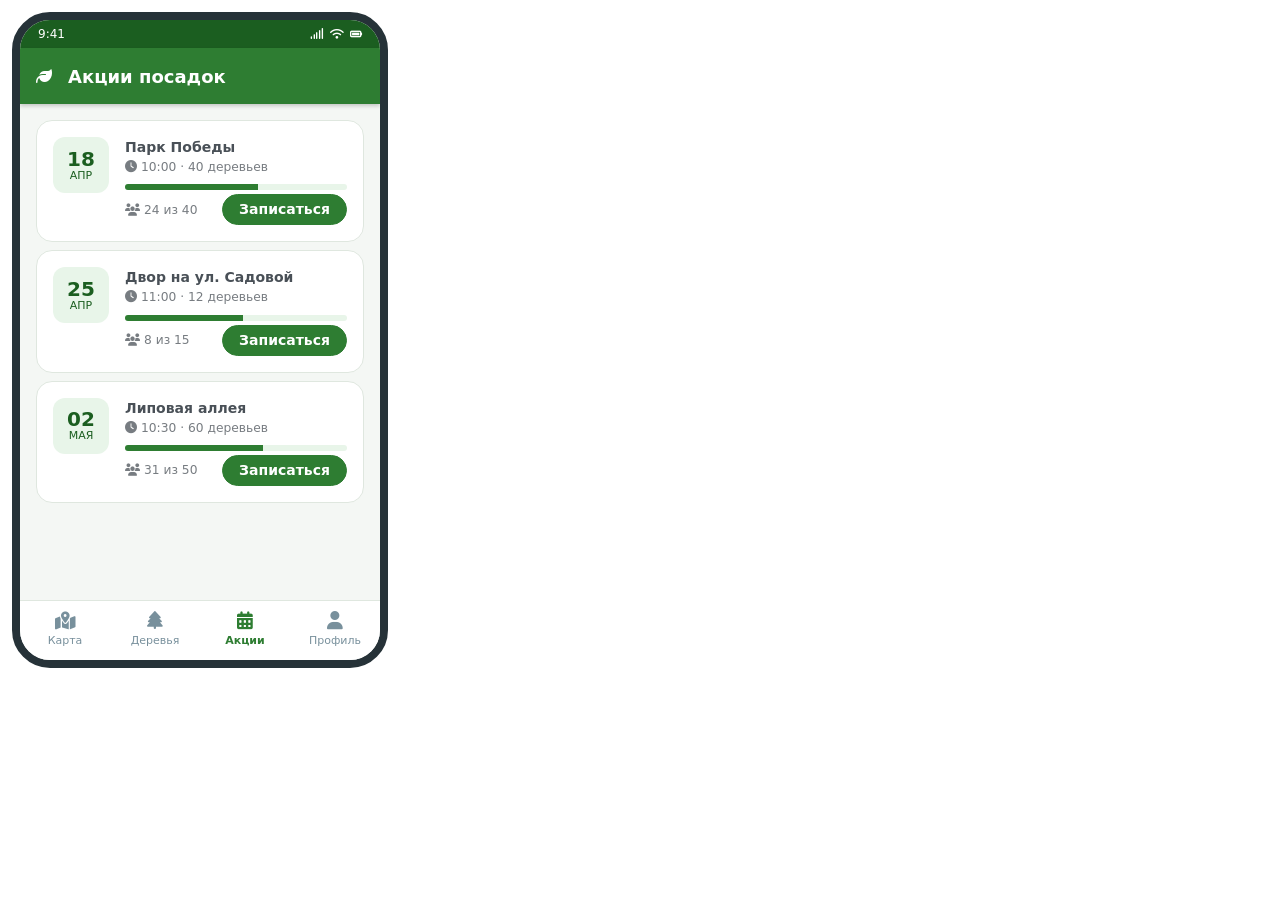
<file: design/actions.html>
<!DOCTYPE html>
<html lang="ru"><head><meta charset="utf-8">
<meta name="viewport" content="width=device-width, initial-scale=1">
<title>Акции</title>
<link rel="stylesheet" href="css/bootstrap.min.css">
<link rel="stylesheet" href="css/fontawesome.min.css">
<link rel="stylesheet" href="css/solid.min.css">
<link rel="stylesheet" href="theme.css">
</head><body style="background:#fff;padding:12px;display:inline-block">
<div class="phone" id="shot"><div class="status-bar"><span>9:41</span><span><i class="fa-solid fa-signal"></i><i class="fa-solid fa-wifi"></i><i class="fa-solid fa-battery-full"></i></span></div><div class="appbar"><i class="fa-solid fa-leaf"></i>Акции посадок</div><div class="screen"><div class="card mb-2"><div class="card-body p-3 d-flex">
  <div class="date-box me-3"><b>18</b><span>апр</span></div>
  <div class="flex-fill">
    <div class="fw-semibold">Парк Победы</div>
    <div class="text-muted small mb-2"><i class="fa-solid fa-clock me-1"></i>10:00 · 40 деревьев</div>
    <div class="progress mb-1" style="height:6px"><div class="progress-bar" style="width:60%"></div></div>
    <div class="d-flex justify-content-between align-items-center"><span class="small text-muted"><i class="fa-solid fa-users me-1"></i>24 из 40</span><button class="btn btn-sm btn-primary rounded-pill px-3">Записаться</button></div>
  </div></div></div><div class="card mb-2"><div class="card-body p-3 d-flex">
  <div class="date-box me-3"><b>25</b><span>апр</span></div>
  <div class="flex-fill">
    <div class="fw-semibold">Двор на ул. Садовой</div>
    <div class="text-muted small mb-2"><i class="fa-solid fa-clock me-1"></i>11:00 · 12 деревьев</div>
    <div class="progress mb-1" style="height:6px"><div class="progress-bar" style="width:53%"></div></div>
    <div class="d-flex justify-content-between align-items-center"><span class="small text-muted"><i class="fa-solid fa-users me-1"></i>8 из 15</span><button class="btn btn-sm btn-primary rounded-pill px-3">Записаться</button></div>
  </div></div></div><div class="card mb-2"><div class="card-body p-3 d-flex">
  <div class="date-box me-3"><b>02</b><span>мая</span></div>
  <div class="flex-fill">
    <div class="fw-semibold">Липовая аллея</div>
    <div class="text-muted small mb-2"><i class="fa-solid fa-clock me-1"></i>10:30 · 60 деревьев</div>
    <div class="progress mb-1" style="height:6px"><div class="progress-bar" style="width:62%"></div></div>
    <div class="d-flex justify-content-between align-items-center"><span class="small text-muted"><i class="fa-solid fa-users me-1"></i>31 из 50</span><button class="btn btn-sm btn-primary rounded-pill px-3">Записаться</button></div>
  </div></div></div></div><div class="bottom-nav"><div><i class="fa-solid fa-map-location-dot"></i>Карта</div><div><i class="fa-solid fa-tree"></i>Деревья</div><div class="active"><i class="fa-solid fa-calendar-days"></i>Акции</div><div><i class="fa-solid fa-user"></i>Профиль</div></div></div>
</body></html>
</file>
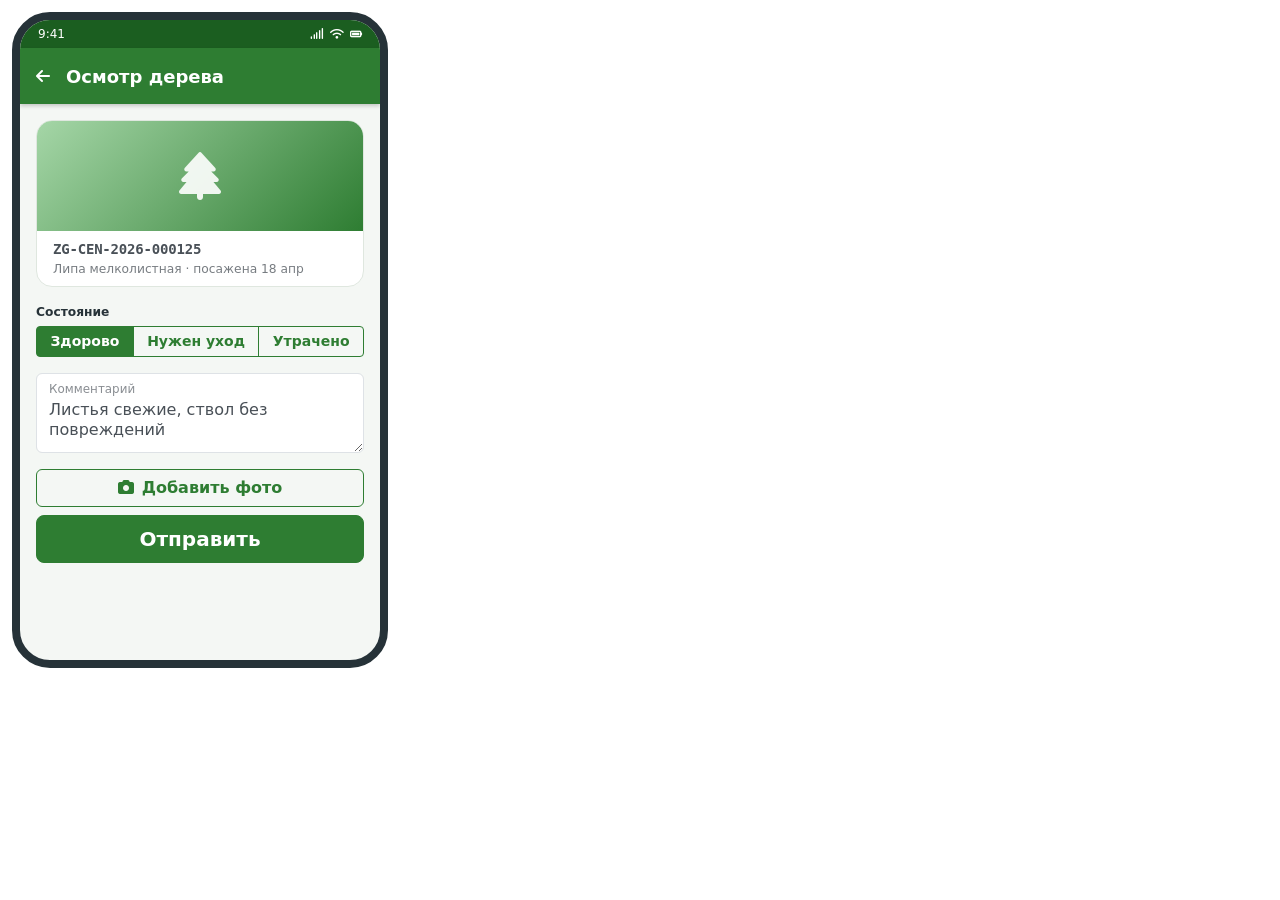
<file: design/care.html>
<!DOCTYPE html>
<html lang="ru"><head><meta charset="utf-8">
<meta name="viewport" content="width=device-width, initial-scale=1">
<title>Осмотр дерева</title>
<link rel="stylesheet" href="css/bootstrap.min.css">
<link rel="stylesheet" href="css/fontawesome.min.css">
<link rel="stylesheet" href="css/solid.min.css">
<link rel="stylesheet" href="theme.css">
</head><body style="background:#fff;padding:12px;display:inline-block">
<div class="phone" id="shot"><div class="status-bar"><span>9:41</span><span><i class="fa-solid fa-signal"></i><i class="fa-solid fa-wifi"></i><i class="fa-solid fa-battery-full"></i></span></div><div class="appbar"><i class="fa-solid fa-arrow-left"></i>Осмотр дерева</div><div class="screen">
<div class="card mb-3 overflow-hidden">
  <div class="photo"><i class="fa-solid fa-tree"></i></div>
  <div class="card-body py-2"><div class="mono fw-bold">ZG-CEN-2026-000125</div><div class="text-muted small">Липа мелколистная · посажена 18 апр</div></div>
</div>
<div class="small fw-semibold mb-1">Состояние</div>
<div class="btn-group w-100 mb-3" role="group">
  <input type="radio" class="btn-check" name="st" id="s1" checked><label class="btn btn-outline-primary btn-sm" for="s1">Здорово</label>
  <input type="radio" class="btn-check" name="st" id="s2"><label class="btn btn-outline-primary btn-sm" for="s2">Нужен уход</label>
  <input type="radio" class="btn-check" name="st" id="s3"><label class="btn btn-outline-primary btn-sm" for="s3">Утрачено</label>
</div>
<div class="form-floating mb-3"><textarea class="form-control" id="t" style="height:80px" placeholder="Комментарий">Листья свежие, ствол без повреждений</textarea><label for="t">Комментарий</label></div>
<button class="btn btn-outline-primary w-100 mb-2"><i class="fa-solid fa-camera me-2"></i>Добавить фото</button>
<button class="btn btn-primary btn-lg w-100">Отправить</button>
</div></div>
</body></html>
</file>
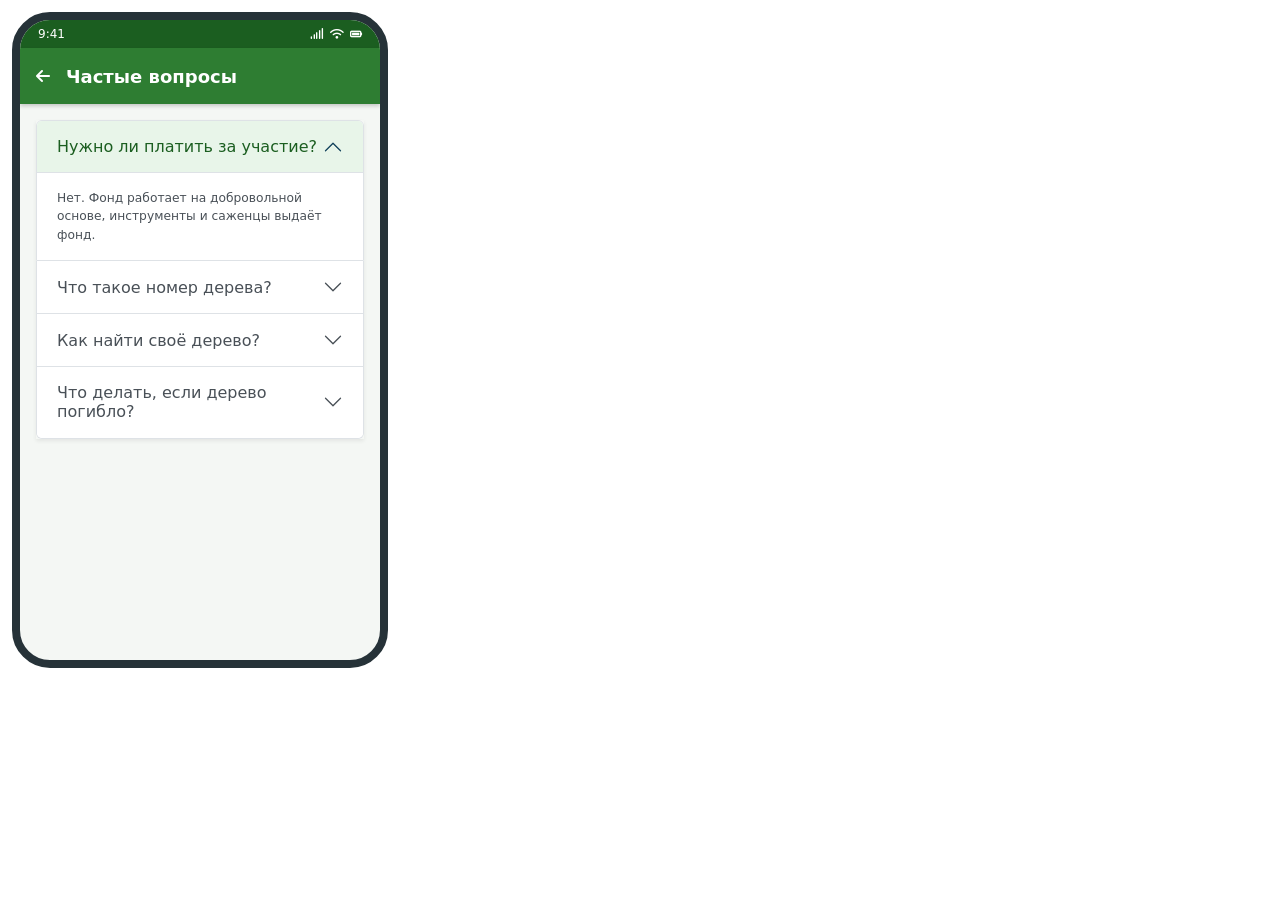
<file: design/faq.html>
<!DOCTYPE html>
<html lang="ru"><head><meta charset="utf-8">
<meta name="viewport" content="width=device-width, initial-scale=1">
<title>Частые вопросы</title>
<link rel="stylesheet" href="css/bootstrap.min.css">
<link rel="stylesheet" href="css/fontawesome.min.css">
<link rel="stylesheet" href="css/solid.min.css">
<link rel="stylesheet" href="theme.css">
</head><body style="background:#fff;padding:12px;display:inline-block">
<div class="phone" id="shot"><div class="status-bar"><span>9:41</span><span><i class="fa-solid fa-signal"></i><i class="fa-solid fa-wifi"></i><i class="fa-solid fa-battery-full"></i></span></div><div class="appbar"><i class="fa-solid fa-arrow-left"></i>Частые вопросы</div><div class="screen"><div class="accordion shadow-sm"><div class="accordion-item"><h2 class="accordion-header"><button class="accordion-button py-3" type="button">Нужно ли платить за участие?</button></h2>
<div class="accordion-collapse collapse show"><div class="accordion-body small">Нет. Фонд работает на добровольной основе, инструменты и саженцы выдаёт фонд.</div></div></div><div class="accordion-item"><h2 class="accordion-header"><button class="accordion-button collapsed py-3" type="button">Что такое номер дерева?</button></h2>
<div class="accordion-collapse collapse"><div class="accordion-body small">Уникальный код вида ZG-CEN-2026-000125, по которому дерево находится в реестре.</div></div></div><div class="accordion-item"><h2 class="accordion-header"><button class="accordion-button collapsed py-3" type="button">Как найти своё дерево?</button></h2>
<div class="accordion-collapse collapse"><div class="accordion-body small">Откройте «Мои деревья» в профиле или введите номер в реестре.</div></div></div><div class="accordion-item"><h2 class="accordion-header"><button class="accordion-button collapsed py-3" type="button">Что делать, если дерево погибло?</button></h2>
<div class="accordion-collapse collapse"><div class="accordion-body small">Отметьте состояние «Утрачено» в осмотре и приложите фото.</div></div></div></div></div></div>
</body></html>
</file>
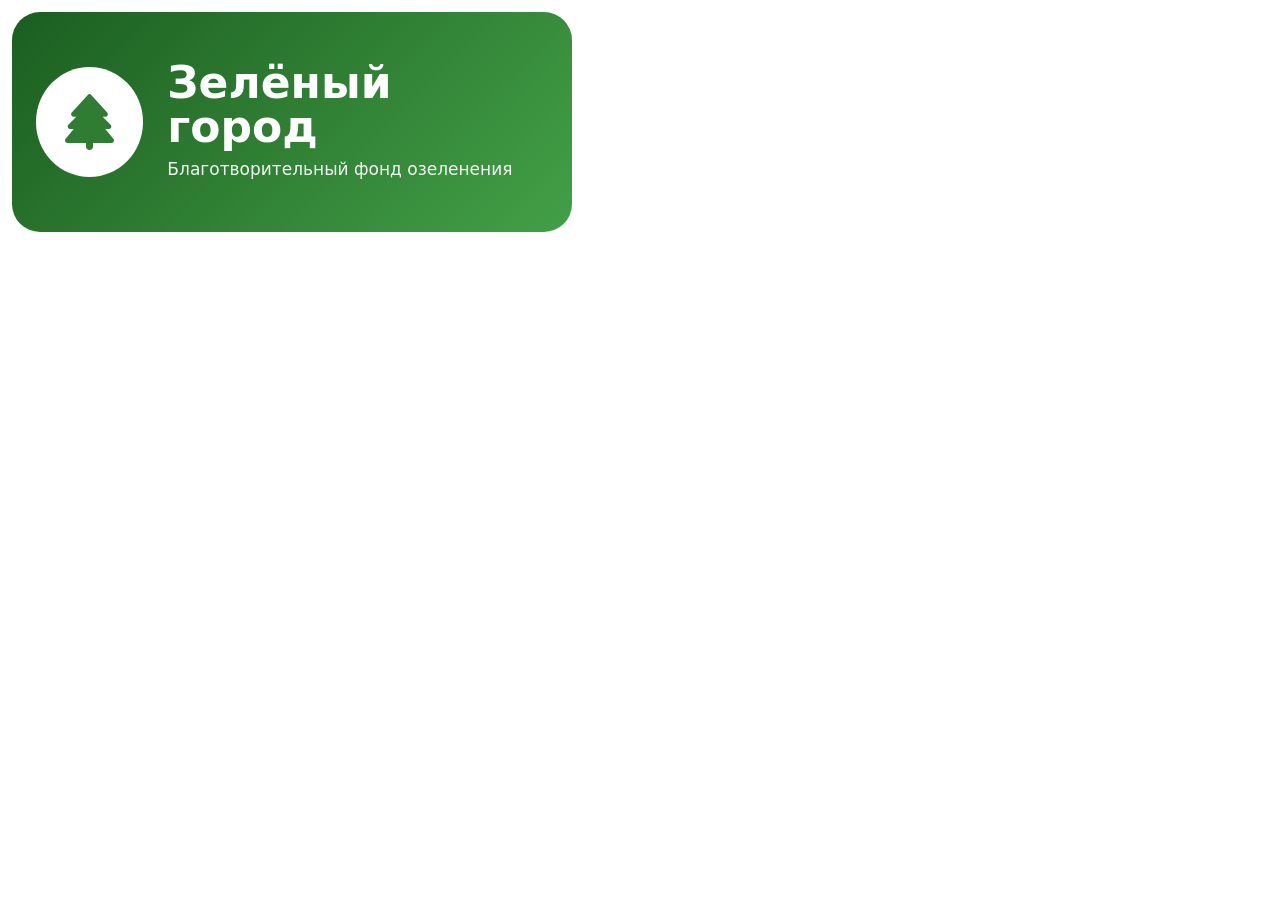
<file: design/logo.html>
<!DOCTYPE html>
<html lang="ru"><head><meta charset="utf-8">
<meta name="viewport" content="width=device-width, initial-scale=1">
<title>Логотип</title>
<link rel="stylesheet" href="css/bootstrap.min.css">
<link rel="stylesheet" href="css/fontawesome.min.css">
<link rel="stylesheet" href="css/solid.min.css">
<link rel="stylesheet" href="theme.css">
</head><body style="background:#fff;padding:12px;display:inline-block">

<div id="shot" class="d-flex align-items-center text-white px-4" style="width:560px;height:220px;border-radius:28px;background:linear-gradient(135deg,#1b5e20,#43a047)">
  <div class="d-flex align-items-center justify-content-center bg-white me-4" style="width:110px;height:110px;border-radius:50%;color:#2e7d32;font-size:56px"><i class="fa-solid fa-tree"></i></div>
  <div><div class="fw-bold lh-1" style="font-size:44px">Зелёный город</div>
  <div class="mt-2" style="font-size:17px;opacity:.95">Благотворительный фонд озеленения</div></div>
</div>
</body></html>
</file>
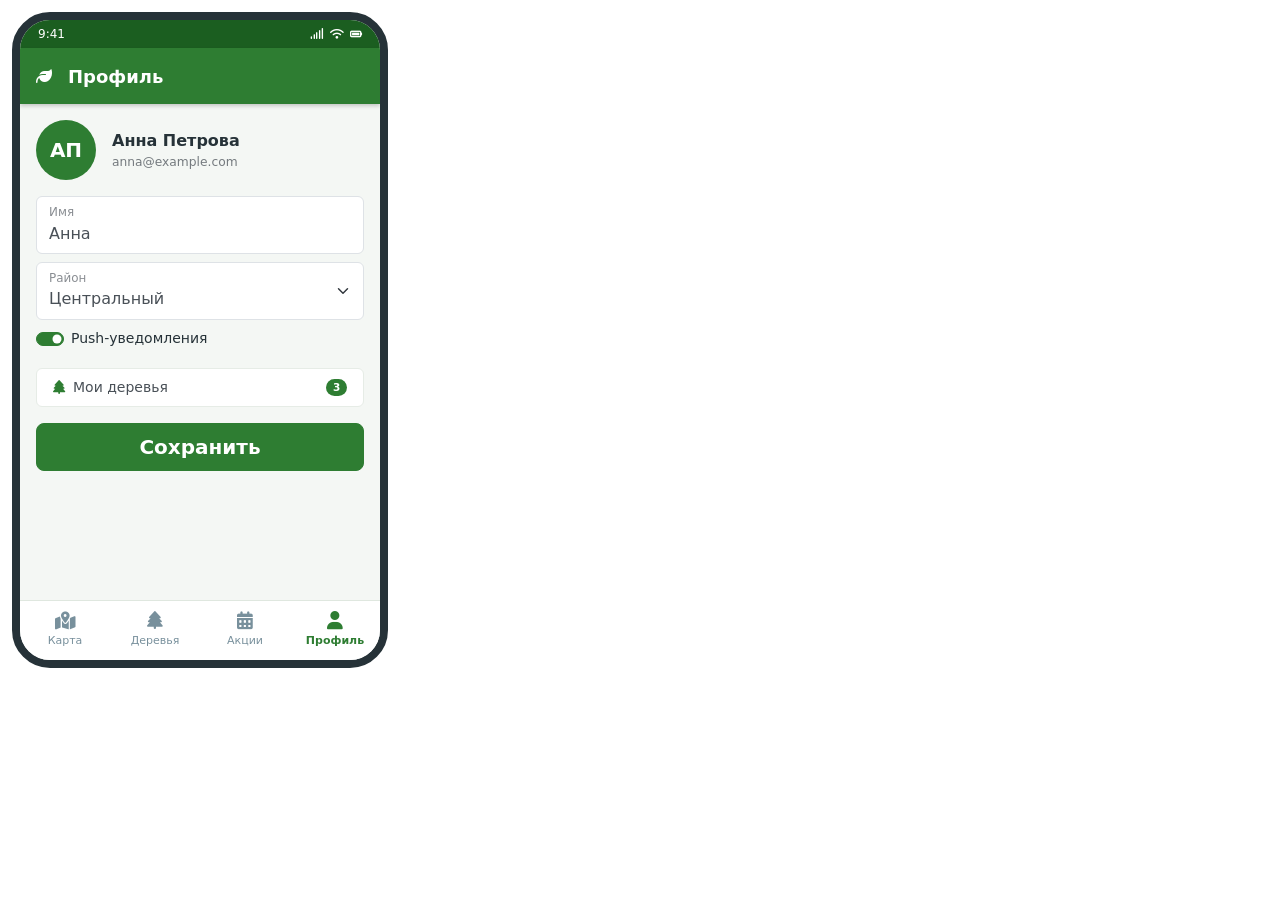
<file: design/profile.html>
<!DOCTYPE html>
<html lang="ru"><head><meta charset="utf-8">
<meta name="viewport" content="width=device-width, initial-scale=1">
<title>Профиль</title>
<link rel="stylesheet" href="css/bootstrap.min.css">
<link rel="stylesheet" href="css/fontawesome.min.css">
<link rel="stylesheet" href="css/solid.min.css">
<link rel="stylesheet" href="theme.css">
</head><body style="background:#fff;padding:12px;display:inline-block">
<div class="phone" id="shot"><div class="status-bar"><span>9:41</span><span><i class="fa-solid fa-signal"></i><i class="fa-solid fa-wifi"></i><i class="fa-solid fa-battery-full"></i></span></div><div class="appbar"><i class="fa-solid fa-leaf"></i>Профиль</div><div class="screen">
<div class="d-flex align-items-center mb-3">
  <div class="round-icon me-3" style="width:60px;height:60px;background:#2e7d32;color:#fff;font-size:20px;font-weight:700">АП</div>
  <div><div class="fw-bold fs-6">Анна Петрова</div><div class="text-muted small">anna@example.com</div></div>
</div>
<div class="form-floating mb-2"><input type="text" class="form-control" id="n" value="Анна" placeholder="Имя"><label for="n">Имя</label></div>
<div class="form-floating mb-2"><select class="form-select" id="r"><option>Центральный</option><option>Северный</option><option>Южный</option></select><label for="r">Район</label></div>
<div class="form-check form-switch mb-3"><input class="form-check-input" type="checkbox" role="switch" id="s" checked><label class="form-check-label" for="s">Push-уведомления</label></div>
<ul class="list-group mb-3">
  <li class="list-group-item d-flex justify-content-between align-items-center"><span><i class="fa-solid fa-tree text-primary me-2"></i>Мои деревья</span><span class="badge text-bg-success rounded-pill">3</span></li>
</ul>
<button class="btn btn-primary btn-lg w-100">Сохранить</button>
</div><div class="bottom-nav"><div><i class="fa-solid fa-map-location-dot"></i>Карта</div><div><i class="fa-solid fa-tree"></i>Деревья</div><div><i class="fa-solid fa-calendar-days"></i>Акции</div><div class="active"><i class="fa-solid fa-user"></i>Профиль</div></div></div>
</body></html>
</file>
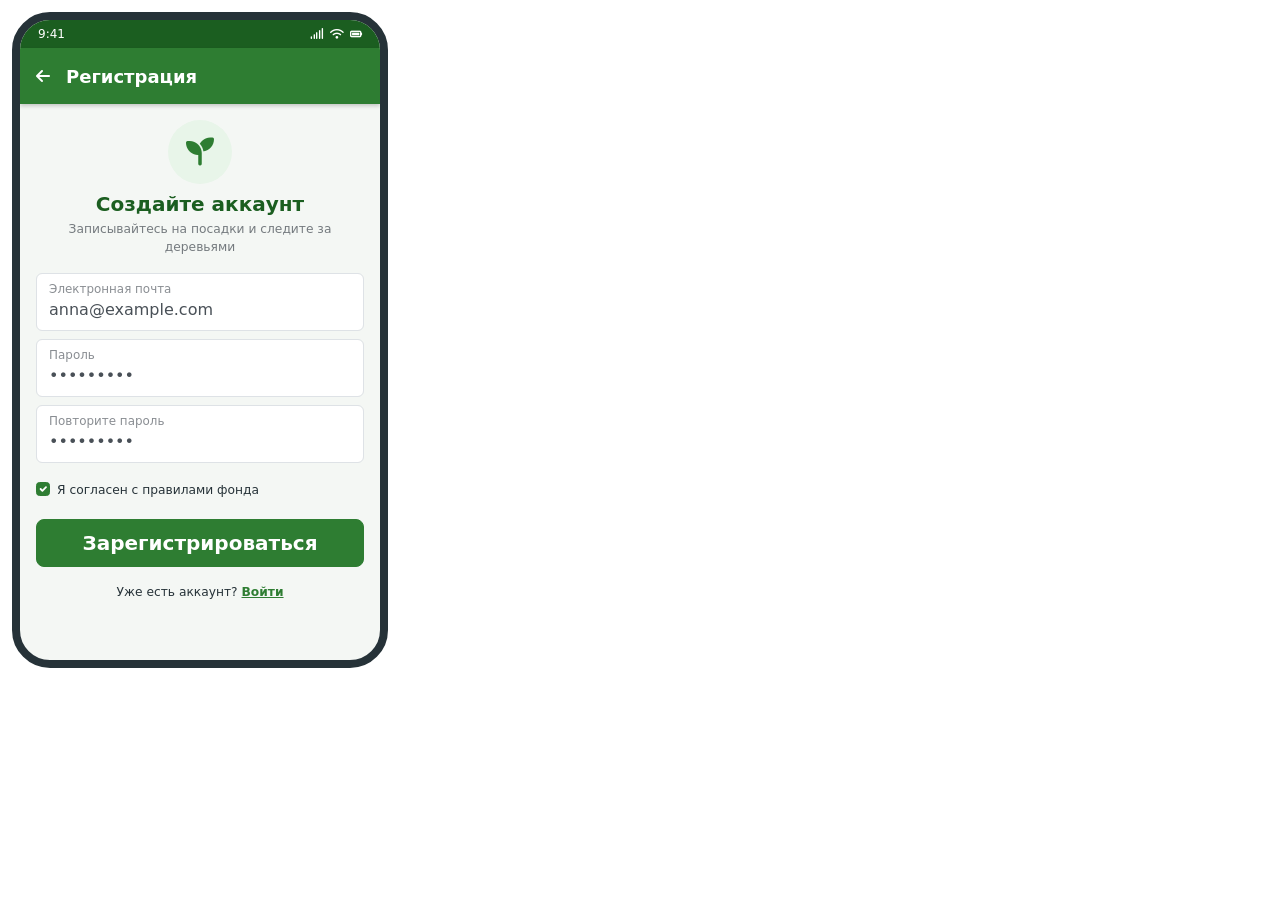
<file: design/register.html>
<!DOCTYPE html>
<html lang="ru"><head><meta charset="utf-8">
<meta name="viewport" content="width=device-width, initial-scale=1">
<title>Регистрация</title>
<link rel="stylesheet" href="css/bootstrap.min.css">
<link rel="stylesheet" href="css/fontawesome.min.css">
<link rel="stylesheet" href="css/solid.min.css">
<link rel="stylesheet" href="theme.css">
</head><body style="background:#fff;padding:12px;display:inline-block">
<div class="phone" id="shot"><div class="status-bar"><span>9:41</span><span><i class="fa-solid fa-signal"></i><i class="fa-solid fa-wifi"></i><i class="fa-solid fa-battery-full"></i></span></div><div class="appbar"><i class="fa-solid fa-arrow-left"></i>Регистрация</div><div class="screen">
<div class="d-flex flex-column align-items-center text-center mb-3">
  <div class="round-icon mb-2"><i class="fa-solid fa-seedling"></i></div>
  <h5 class="fw-bold mb-1">Создайте аккаунт</h5>
  <div class="text-muted small">Записывайтесь на посадки и следите за деревьями</div>
</div>
<div class="form-floating mb-2"><input type="email" class="form-control" id="e" value="anna@example.com" placeholder="Эл. почта"><label for="e">Электронная почта</label></div>
<div class="form-floating mb-2"><input type="password" class="form-control" id="p" value="password1" placeholder="Пароль"><label for="p">Пароль</label></div>
<div class="form-floating mb-3"><input type="password" class="form-control" id="p2" value="password1" placeholder="Повтор"><label for="p2">Повторите пароль</label></div>
<div class="form-check mb-3"><input class="form-check-input" type="checkbox" id="c" checked><label class="form-check-label small" for="c">Я согласен с правилами фонда</label></div>
<button class="btn btn-primary btn-lg w-100 mb-3">Зарегистрироваться</button>
<div class="text-center small">Уже есть аккаунт? <a href="#" class="fw-semibold">Войти</a></div>
</div></div>
</body></html>
</file>
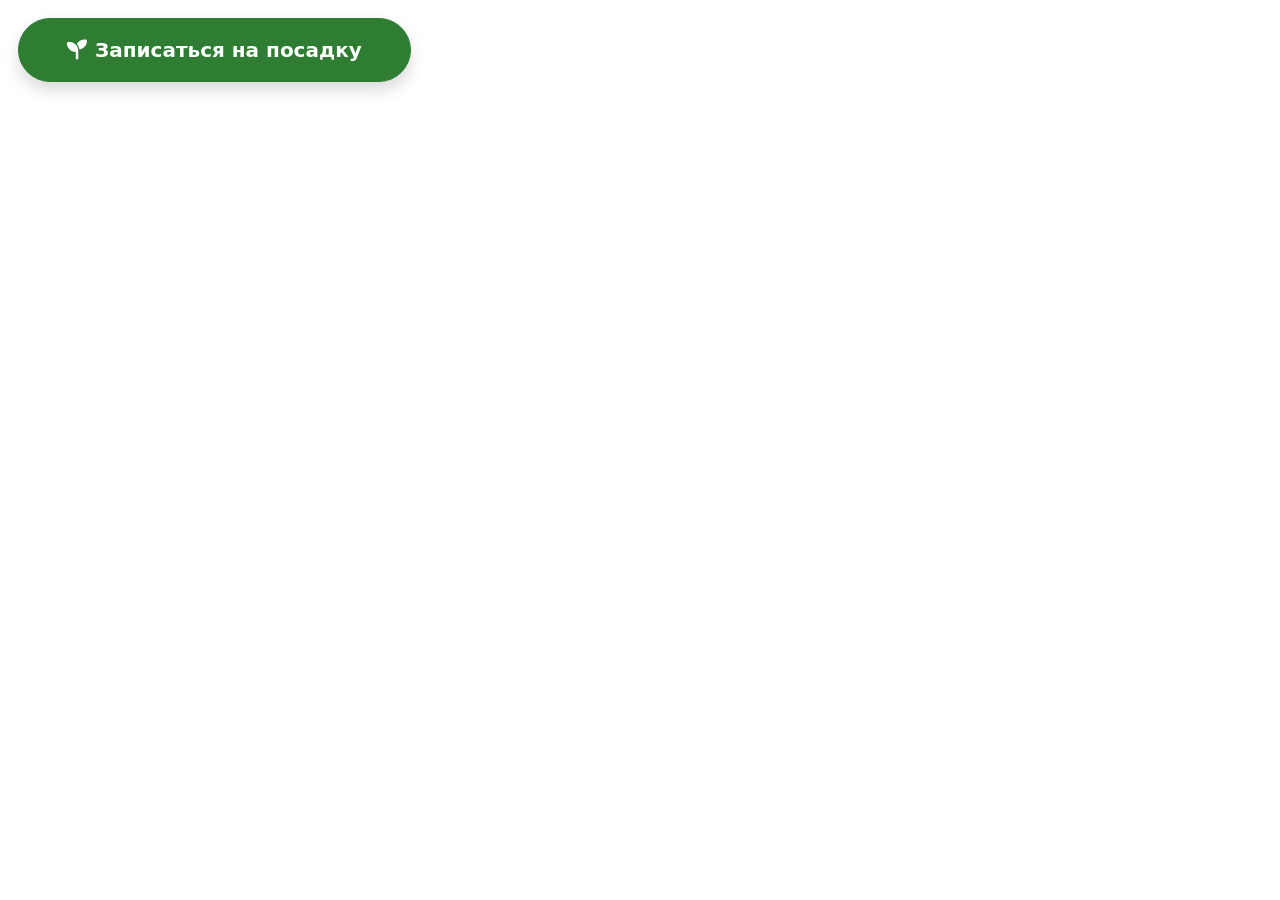
<file: design/sign_button.html>
<!DOCTYPE html>
<html lang="ru"><head><meta charset="utf-8">
<meta name="viewport" content="width=device-width, initial-scale=1">
<title>Кнопка</title>
<link rel="stylesheet" href="css/bootstrap.min.css">
<link rel="stylesheet" href="css/fontawesome.min.css">
<link rel="stylesheet" href="css/solid.min.css">
<link rel="stylesheet" href="theme.css">
</head><body style="background:#fff;padding:12px;display:inline-block">

<div id="shot" style="display:inline-block;padding:6px;background:#fff">
  <button class="btn btn-primary btn-lg rounded-pill px-5 py-3 shadow"><i class="fa-solid fa-seedling me-2"></i>Записаться на посадку</button>
</div>
</body></html>
</file>
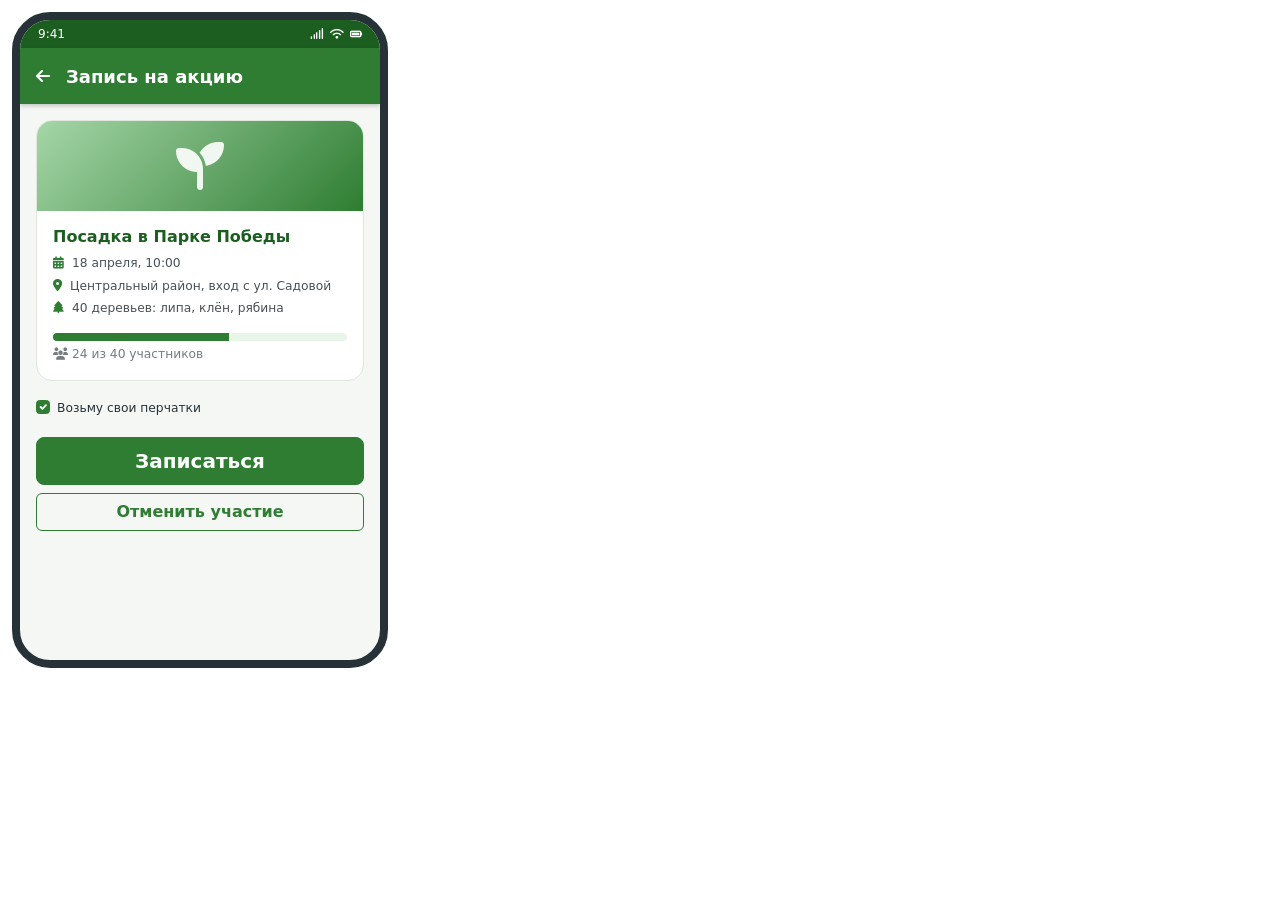
<file: design/signup.html>
<!DOCTYPE html>
<html lang="ru"><head><meta charset="utf-8">
<meta name="viewport" content="width=device-width, initial-scale=1">
<title>Запись на акцию</title>
<link rel="stylesheet" href="css/bootstrap.min.css">
<link rel="stylesheet" href="css/fontawesome.min.css">
<link rel="stylesheet" href="css/solid.min.css">
<link rel="stylesheet" href="theme.css">
</head><body style="background:#fff;padding:12px;display:inline-block">
<div class="phone" id="shot"><div class="status-bar"><span>9:41</span><span><i class="fa-solid fa-signal"></i><i class="fa-solid fa-wifi"></i><i class="fa-solid fa-battery-full"></i></span></div><div class="appbar"><i class="fa-solid fa-arrow-left"></i>Запись на акцию</div><div class="screen">
<div class="card mb-3 overflow-hidden">
  <div class="photo" style="height:90px"><i class="fa-solid fa-seedling"></i></div>
  <div class="card-body">
    <h6 class="fw-bold mb-2">Посадка в Парке Победы</h6>
    <div class="small mb-1"><i class="fa-solid fa-calendar-days text-primary me-2"></i>18 апреля, 10:00</div>
    <div class="small mb-1"><i class="fa-solid fa-location-dot text-primary me-2"></i>Центральный район, вход с ул. Садовой</div>
    <div class="small mb-3"><i class="fa-solid fa-tree text-primary me-2"></i>40 деревьев: липа, клён, рябина</div>
    <div class="progress mb-1" style="height:8px"><div class="progress-bar" style="width:60%"></div></div>
    <div class="small text-muted"><i class="fa-solid fa-users me-1"></i>24 из 40 участников</div>
  </div>
</div>
<div class="form-check mb-3"><input class="form-check-input" type="checkbox" id="g" checked><label class="form-check-label small" for="g">Возьму свои перчатки</label></div>
<button class="btn btn-primary btn-lg w-100 mb-2">Записаться</button>
<button class="btn btn-outline-primary w-100">Отменить участие</button>
</div></div>
</body></html>
</file>
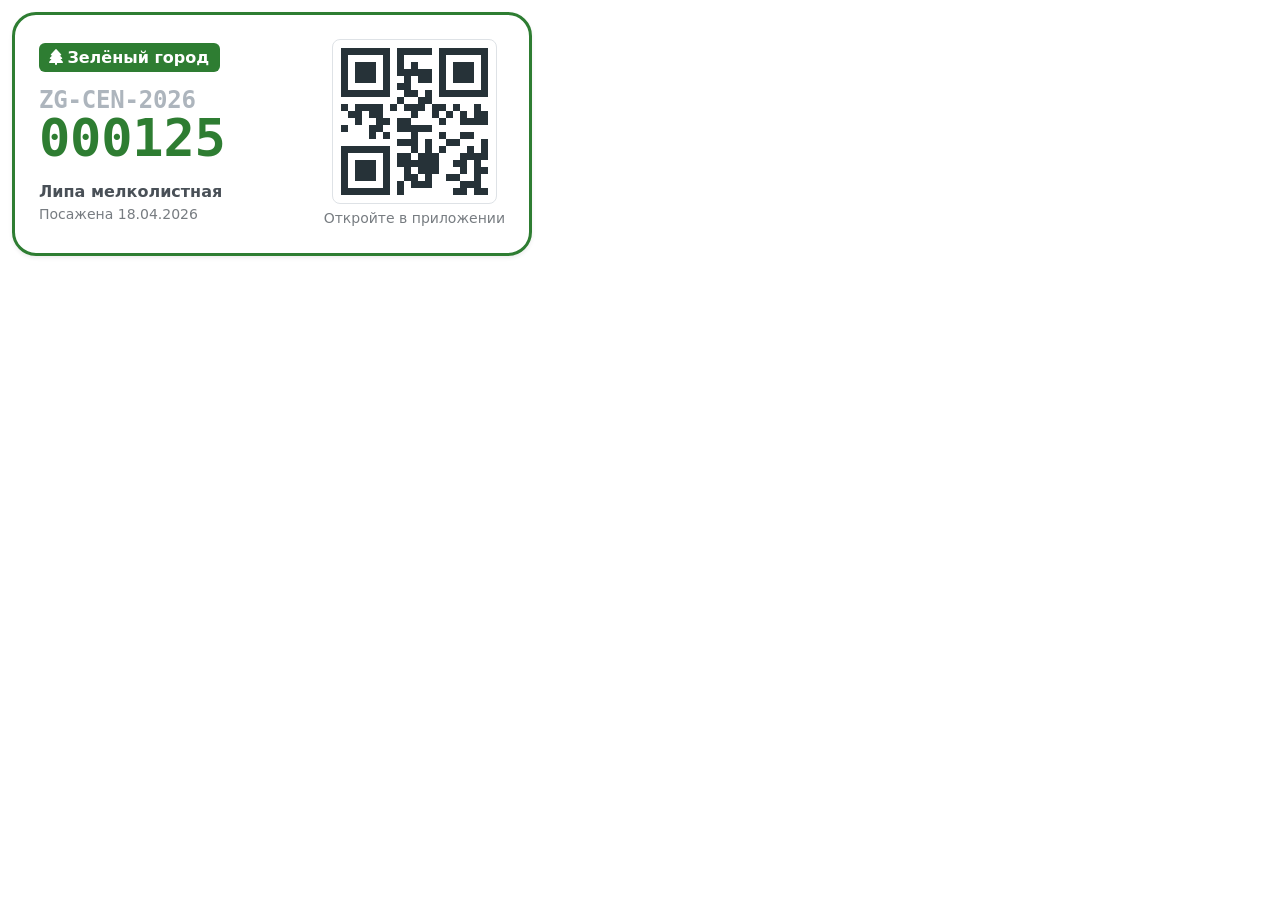
<file: design/tag.html>
<!DOCTYPE html>
<html lang="ru"><head><meta charset="utf-8">
<meta name="viewport" content="width=device-width, initial-scale=1">
<title>Табличка</title>
<link rel="stylesheet" href="css/bootstrap.min.css">
<link rel="stylesheet" href="css/fontawesome.min.css">
<link rel="stylesheet" href="css/solid.min.css">
<link rel="stylesheet" href="theme.css">
</head><body style="background:#fff;padding:12px;display:inline-block">

<div id="shot" class="card border-success border-3 shadow-sm" style="width:520px;border-radius:24px">
  <div class="card-body d-flex align-items-center p-4">
    <div class="flex-fill pe-3">
      <span class="badge text-bg-success mb-3 fs-6 fw-semibold"><i class="fa-solid fa-tree me-1"></i>Зелёный город</span>
      <div class="mono fw-bold fs-4 text-secondary lh-1">ZG-CEN-2026</div>
      <div class="mono fw-bold lh-1 text-success" style="font-size:52px">000125</div>
      <div class="mt-3 fw-semibold">Липа мелколистная</div>
      <div class="text-muted small">Посажена 18.04.2026</div>
    </div>
    <div class="text-center"><div class="p-2 border rounded-3 bg-white d-inline-block"><svg width="147" height="147" viewBox="0 0 147 147"><rect x="0" y="56" width="7" height="7" fill="#263238"/><rect x="0" y="77" width="7" height="7" fill="#263238"/><rect x="7" y="63" width="7" height="7" fill="#263238"/><rect x="14" y="56" width="7" height="7" fill="#263238"/><rect x="14" y="63" width="7" height="7" fill="#263238"/><rect x="14" y="70" width="7" height="7" fill="#263238"/><rect x="21" y="56" width="7" height="7" fill="#263238"/><rect x="28" y="56" width="7" height="7" fill="#263238"/><rect x="28" y="63" width="7" height="7" fill="#263238"/><rect x="28" y="77" width="7" height="7" fill="#263238"/><rect x="28" y="84" width="7" height="7" fill="#263238"/><rect x="35" y="56" width="7" height="7" fill="#263238"/><rect x="35" y="63" width="7" height="7" fill="#263238"/><rect x="35" y="70" width="7" height="7" fill="#263238"/><rect x="35" y="77" width="7" height="7" fill="#263238"/><rect x="42" y="70" width="7" height="7" fill="#263238"/><rect x="42" y="84" width="7" height="7" fill="#263238"/><rect x="49" y="56" width="7" height="7" fill="#263238"/><rect x="56" y="0" width="7" height="7" fill="#263238"/><rect x="56" y="7" width="7" height="7" fill="#263238"/><rect x="56" y="14" width="7" height="7" fill="#263238"/><rect x="56" y="21" width="7" height="7" fill="#263238"/><rect x="56" y="35" width="7" height="7" fill="#263238"/><rect x="56" y="49" width="7" height="7" fill="#263238"/><rect x="56" y="70" width="7" height="7" fill="#263238"/><rect x="56" y="77" width="7" height="7" fill="#263238"/><rect x="56" y="91" width="7" height="7" fill="#263238"/><rect x="56" y="105" width="7" height="7" fill="#263238"/><rect x="56" y="112" width="7" height="7" fill="#263238"/><rect x="56" y="133" width="7" height="7" fill="#263238"/><rect x="56" y="140" width="7" height="7" fill="#263238"/><rect x="63" y="0" width="7" height="7" fill="#263238"/><rect x="63" y="21" width="7" height="7" fill="#263238"/><rect x="63" y="28" width="7" height="7" fill="#263238"/><rect x="63" y="35" width="7" height="7" fill="#263238"/><rect x="63" y="42" width="7" height="7" fill="#263238"/><rect x="63" y="56" width="7" height="7" fill="#263238"/><rect x="63" y="70" width="7" height="7" fill="#263238"/><rect x="63" y="77" width="7" height="7" fill="#263238"/><rect x="63" y="91" width="7" height="7" fill="#263238"/><rect x="63" y="105" width="7" height="7" fill="#263238"/><rect x="63" y="112" width="7" height="7" fill="#263238"/><rect x="63" y="119" width="7" height="7" fill="#263238"/><rect x="63" y="126" width="7" height="7" fill="#263238"/><rect x="70" y="0" width="7" height="7" fill="#263238"/><rect x="70" y="14" width="7" height="7" fill="#263238"/><rect x="70" y="21" width="7" height="7" fill="#263238"/><rect x="70" y="42" width="7" height="7" fill="#263238"/><rect x="70" y="56" width="7" height="7" fill="#263238"/><rect x="70" y="63" width="7" height="7" fill="#263238"/><rect x="70" y="77" width="7" height="7" fill="#263238"/><rect x="70" y="84" width="7" height="7" fill="#263238"/><rect x="70" y="91" width="7" height="7" fill="#263238"/><rect x="70" y="98" width="7" height="7" fill="#263238"/><rect x="70" y="112" width="7" height="7" fill="#263238"/><rect x="70" y="126" width="7" height="7" fill="#263238"/><rect x="70" y="133" width="7" height="7" fill="#263238"/><rect x="77" y="0" width="7" height="7" fill="#263238"/><rect x="77" y="21" width="7" height="7" fill="#263238"/><rect x="77" y="28" width="7" height="7" fill="#263238"/><rect x="77" y="49" width="7" height="7" fill="#263238"/><rect x="77" y="56" width="7" height="7" fill="#263238"/><rect x="77" y="77" width="7" height="7" fill="#263238"/><rect x="77" y="105" width="7" height="7" fill="#263238"/><rect x="77" y="112" width="7" height="7" fill="#263238"/><rect x="77" y="119" width="7" height="7" fill="#263238"/><rect x="77" y="133" width="7" height="7" fill="#263238"/><rect x="84" y="0" width="7" height="7" fill="#263238"/><rect x="84" y="21" width="7" height="7" fill="#263238"/><rect x="84" y="28" width="7" height="7" fill="#263238"/><rect x="84" y="42" width="7" height="7" fill="#263238"/><rect x="84" y="49" width="7" height="7" fill="#263238"/><rect x="84" y="77" width="7" height="7" fill="#263238"/><rect x="84" y="91" width="7" height="7" fill="#263238"/><rect x="84" y="98" width="7" height="7" fill="#263238"/><rect x="84" y="105" width="7" height="7" fill="#263238"/><rect x="84" y="112" width="7" height="7" fill="#263238"/><rect x="84" y="119" width="7" height="7" fill="#263238"/><rect x="84" y="126" width="7" height="7" fill="#263238"/><rect x="84" y="133" width="7" height="7" fill="#263238"/><rect x="91" y="56" width="7" height="7" fill="#263238"/><rect x="91" y="63" width="7" height="7" fill="#263238"/><rect x="91" y="105" width="7" height="7" fill="#263238"/><rect x="91" y="112" width="7" height="7" fill="#263238"/><rect x="91" y="119" width="7" height="7" fill="#263238"/><rect x="98" y="56" width="7" height="7" fill="#263238"/><rect x="98" y="70" width="7" height="7" fill="#263238"/><rect x="98" y="84" width="7" height="7" fill="#263238"/><rect x="98" y="98" width="7" height="7" fill="#263238"/><rect x="105" y="63" width="7" height="7" fill="#263238"/><rect x="105" y="91" width="7" height="7" fill="#263238"/><rect x="105" y="126" width="7" height="7" fill="#263238"/><rect x="112" y="56" width="7" height="7" fill="#263238"/><rect x="112" y="91" width="7" height="7" fill="#263238"/><rect x="112" y="112" width="7" height="7" fill="#263238"/><rect x="112" y="126" width="7" height="7" fill="#263238"/><rect x="112" y="140" width="7" height="7" fill="#263238"/><rect x="119" y="63" width="7" height="7" fill="#263238"/><rect x="119" y="70" width="7" height="7" fill="#263238"/><rect x="119" y="84" width="7" height="7" fill="#263238"/><rect x="119" y="105" width="7" height="7" fill="#263238"/><rect x="119" y="112" width="7" height="7" fill="#263238"/><rect x="119" y="119" width="7" height="7" fill="#263238"/><rect x="119" y="133" width="7" height="7" fill="#263238"/><rect x="119" y="140" width="7" height="7" fill="#263238"/><rect x="126" y="70" width="7" height="7" fill="#263238"/><rect x="126" y="84" width="7" height="7" fill="#263238"/><rect x="126" y="98" width="7" height="7" fill="#263238"/><rect x="126" y="105" width="7" height="7" fill="#263238"/><rect x="126" y="133" width="7" height="7" fill="#263238"/><rect x="133" y="56" width="7" height="7" fill="#263238"/><rect x="133" y="63" width="7" height="7" fill="#263238"/><rect x="133" y="70" width="7" height="7" fill="#263238"/><rect x="133" y="105" width="7" height="7" fill="#263238"/><rect x="133" y="112" width="7" height="7" fill="#263238"/><rect x="133" y="119" width="7" height="7" fill="#263238"/><rect x="133" y="126" width="7" height="7" fill="#263238"/><rect x="133" y="133" width="7" height="7" fill="#263238"/><rect x="133" y="140" width="7" height="7" fill="#263238"/><rect x="140" y="63" width="7" height="7" fill="#263238"/><rect x="140" y="70" width="7" height="7" fill="#263238"/><rect x="140" y="91" width="7" height="7" fill="#263238"/><rect x="140" y="98" width="7" height="7" fill="#263238"/><rect x="140" y="105" width="7" height="7" fill="#263238"/><rect x="140" y="119" width="7" height="7" fill="#263238"/><rect x="140" y="140" width="7" height="7" fill="#263238"/><rect x="0" y="0" width="49" height="49" fill="#263238"/><rect x="7" y="7" width="35" height="35" fill="#fff"/><rect x="14" y="14" width="21" height="21" fill="#263238"/><rect x="98" y="0" width="49" height="49" fill="#263238"/><rect x="105" y="7" width="35" height="35" fill="#fff"/><rect x="112" y="14" width="21" height="21" fill="#263238"/><rect x="0" y="98" width="49" height="49" fill="#263238"/><rect x="7" y="105" width="35" height="35" fill="#fff"/><rect x="14" y="112" width="21" height="21" fill="#263238"/></svg></div><div class="small text-muted mt-1">Откройте в приложении</div></div>
  </div>
</div>
</body></html>
</file>
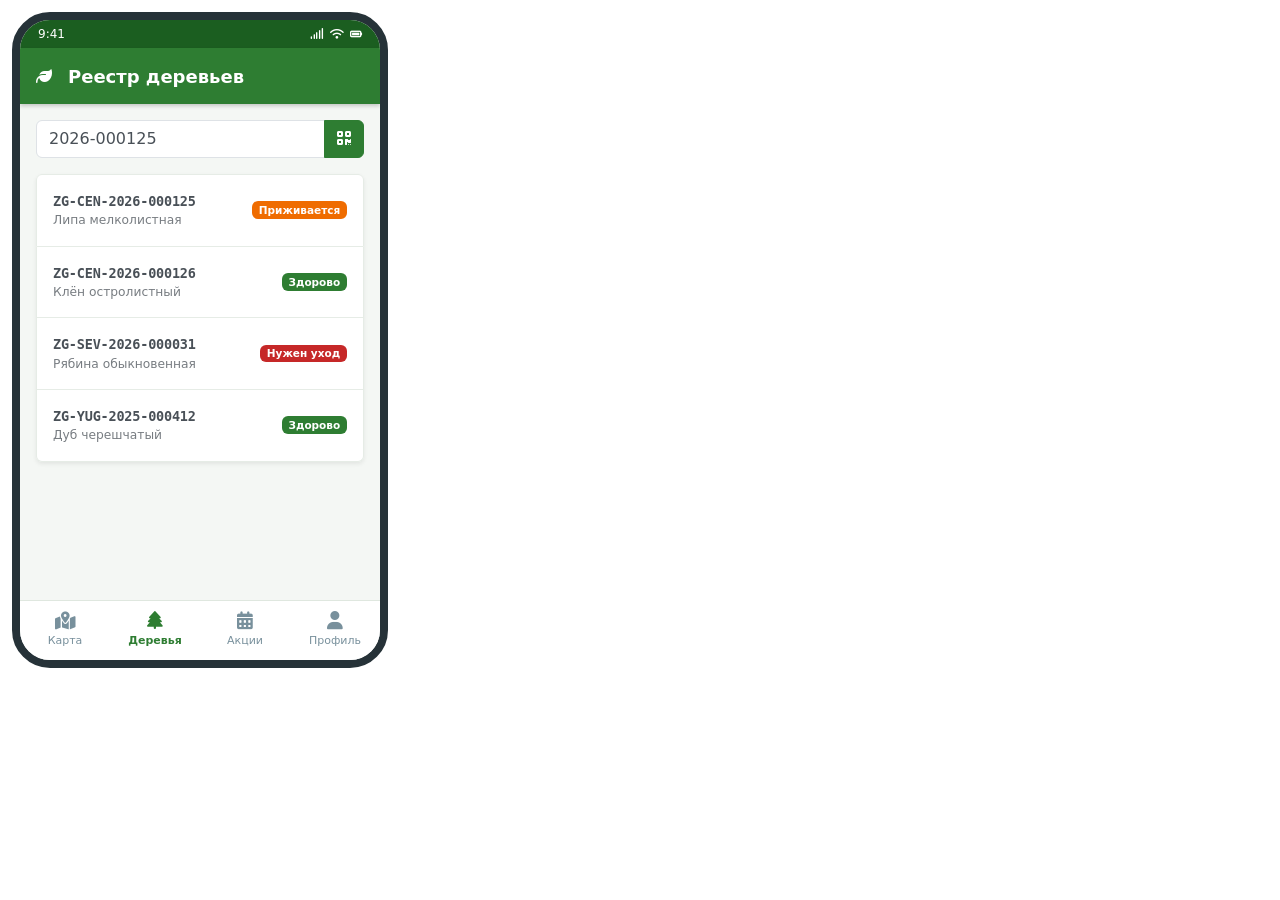
<file: design/tree_list.html>
<!DOCTYPE html>
<html lang="ru"><head><meta charset="utf-8">
<meta name="viewport" content="width=device-width, initial-scale=1">
<title>Реестр деревьев</title>
<link rel="stylesheet" href="css/bootstrap.min.css">
<link rel="stylesheet" href="css/fontawesome.min.css">
<link rel="stylesheet" href="css/solid.min.css">
<link rel="stylesheet" href="theme.css">
</head><body style="background:#fff;padding:12px;display:inline-block">
<div class="phone" id="shot"><div class="status-bar"><span>9:41</span><span><i class="fa-solid fa-signal"></i><i class="fa-solid fa-wifi"></i><i class="fa-solid fa-battery-full"></i></span></div><div class="appbar"><i class="fa-solid fa-leaf"></i>Реестр деревьев</div><div class="screen">
<div class="input-group mb-3">
  <input type="text" class="form-control" placeholder="Номер дерева" value="2026-000125">
  <button class="btn btn-primary" type="button"><i class="fa-solid fa-qrcode"></i></button>
</div>
<ul class="list-group shadow-sm"><li class="list-group-item d-flex justify-content-between align-items-center py-3">
  <div><div class="mono fw-bold" style="font-size:13.5px">ZG-CEN-2026-000125</div><div class="text-muted small">Липа мелколистная</div></div>
  <span class="badge text-bg-warning">Приживается</span></li><li class="list-group-item d-flex justify-content-between align-items-center py-3">
  <div><div class="mono fw-bold" style="font-size:13.5px">ZG-CEN-2026-000126</div><div class="text-muted small">Клён остролистный</div></div>
  <span class="badge text-bg-success">Здорово</span></li><li class="list-group-item d-flex justify-content-between align-items-center py-3">
  <div><div class="mono fw-bold" style="font-size:13.5px">ZG-SEV-2026-000031</div><div class="text-muted small">Рябина обыкновенная</div></div>
  <span class="badge text-bg-danger">Нужен уход</span></li><li class="list-group-item d-flex justify-content-between align-items-center py-3">
  <div><div class="mono fw-bold" style="font-size:13.5px">ZG-YUG-2025-000412</div><div class="text-muted small">Дуб черешчатый</div></div>
  <span class="badge text-bg-success">Здорово</span></li></ul></div><div class="bottom-nav"><div><i class="fa-solid fa-map-location-dot"></i>Карта</div><div class="active"><i class="fa-solid fa-tree"></i>Деревья</div><div><i class="fa-solid fa-calendar-days"></i>Акции</div><div><i class="fa-solid fa-user"></i>Профиль</div></div></div>
</body></html>
</file>
<file: design/css/solid.min.css>
/*!
 * Font Awesome Free 6.5.1 by @fontawesome - https://fontawesome.com
 * License - https://fontawesome.com/license/free (Icons: CC BY 4.0, Fonts: SIL OFL 1.1, Code: MIT License)
 * Copyright 2023 Fonticons, Inc.
 */
:host,:root{--fa-style-family-classic:"Font Awesome 6 Free";--fa-font-solid:normal 900 1em/1 "Font Awesome 6 Free"}@font-face{font-family:"Font Awesome 6 Free";font-style:normal;font-weight:900;font-display:block;src:url(../webfonts/fa-solid-900.woff2) format("woff2"),url(../webfonts/fa-solid-900.ttf) format("truetype")}.fa-solid,.fas{font-weight:900}
</file>
<file: design/theme.css>
/* Тема «Зелёный город» поверх Bootstrap 5.3 */
:root{
  --bs-primary:#2e7d32; --bs-primary-rgb:46,125,50;
  --bs-link-color:#2e7d32; --bs-link-color-rgb:46,125,50;
  --bs-link-hover-color:#1b5e20; --bs-link-hover-color-rgb:27,94,32;
  --bs-body-font-family:'Inter',system-ui,-apple-system,'Segoe UI',sans-serif;
}
body{font-family:'Inter',system-ui,sans-serif;background:#fff;color:#263238;}
.btn-primary{--bs-btn-bg:#2e7d32;--bs-btn-border-color:#2e7d32;--bs-btn-hover-bg:#27692b;--bs-btn-hover-border-color:#27692b;--bs-btn-active-bg:#1b5e20;--bs-btn-active-border-color:#1b5e20;--bs-btn-disabled-bg:#2e7d32;--bs-btn-disabled-border-color:#2e7d32;--bs-btn-focus-shadow-rgb:46,125,50;font-weight:600}
.btn-outline-primary{--bs-btn-color:#2e7d32;--bs-btn-border-color:#2e7d32;--bs-btn-hover-bg:#2e7d32;--bs-btn-hover-border-color:#2e7d32;--bs-btn-active-bg:#2e7d32;--bs-btn-active-border-color:#2e7d32;--bs-btn-focus-shadow-rgb:46,125,50;font-weight:600}
.btn-check:checked+.btn-outline-primary{background:#2e7d32;border-color:#2e7d32;color:#fff}
.form-control:focus,.form-select:focus{border-color:#66bb6a;box-shadow:0 0 0 .25rem rgba(46,125,50,.2)}
.form-check-input:checked{background-color:#2e7d32;border-color:#2e7d32}
.form-check-input:focus{border-color:#66bb6a;box-shadow:0 0 0 .25rem rgba(46,125,50,.2)}
.progress{background:#e8f5e9}
.progress-bar{background-color:#2e7d32}
.accordion{--bs-accordion-active-bg:#e8f5e9;--bs-accordion-active-color:#1b5e20;--bs-accordion-btn-focus-box-shadow:0 0 0 .2rem rgba(46,125,50,.2)}
.card{border-color:#dfe7df;border-radius:16px}
.list-group-item{border-color:#e6ece6}

.phone{width:376px;height:656px;border:8px solid #263238;border-radius:38px;overflow:hidden;display:flex;flex-direction:column;background:#f4f7f4;font-size:14px}
.status-bar{height:28px;background:#1b5e20;color:#fff;font-size:12px;display:flex;justify-content:space-between;align-items:center;padding:0 18px;flex:none}
.status-bar i{margin-left:6px;font-size:11px}
.appbar{height:56px;background:#2e7d32;color:#fff;display:flex;align-items:center;padding:0 16px;font-weight:600;font-size:18px;flex:none;box-shadow:0 2px 4px rgba(0,0,0,.2)}
.appbar i{margin-right:16px;font-size:16px}
.screen{flex:1;padding:16px;overflow:hidden}
.bottom-nav{height:60px;background:#fff;border-top:1px solid #dfe7df;display:flex;flex:none}
.bottom-nav div{flex:1;display:flex;flex-direction:column;align-items:center;justify-content:center;font-size:11px;color:#78909c}
.bottom-nav i{font-size:18px;margin-bottom:3px}
.bottom-nav .active{color:#2e7d32;font-weight:600}
.round-icon{width:64px;height:64px;border-radius:50%;background:#e8f5e9;color:#2e7d32;display:flex;align-items:center;justify-content:center;font-size:28px}
.mono{font-family:'DejaVu Sans Mono',ui-monospace,monospace;letter-spacing:-.2px}
.photo{height:110px;background:linear-gradient(135deg,#a5d6a7,#2e7d32);display:flex;align-items:center;justify-content:center;color:rgba(255,255,255,.9);font-size:48px}
.date-box{width:56px;height:56px;border-radius:12px;background:#e8f5e9;color:#1b5e20;display:flex;flex-direction:column;align-items:center;justify-content:center;line-height:1.05;flex:none}
.date-box b{font-size:20px}.date-box span{font-size:11px;text-transform:uppercase}

/* перекрываем градиенты и синие заголовки базовой темы */
.btn,.btn-primary,.btn-outline-primary,.btn-success{background-image:none!important;text-shadow:none!important}
h1,h2,h3,h4,h5,h6,.h1,.h2,.h3,.h4,.h5,.h6{color:#1b5e20}
a{color:#2e7d32}
.text-primary{color:#2e7d32!important}
.badge.text-bg-warning{background-color:#ef6c00!important;color:#fff!important}
.badge.text-bg-success{background-color:#2e7d32!important}
.badge.text-bg-danger{background-color:#c62828!important}
.text-success{color:#2e7d32!important}
.border-success{border-color:#2e7d32!important}
</file>
